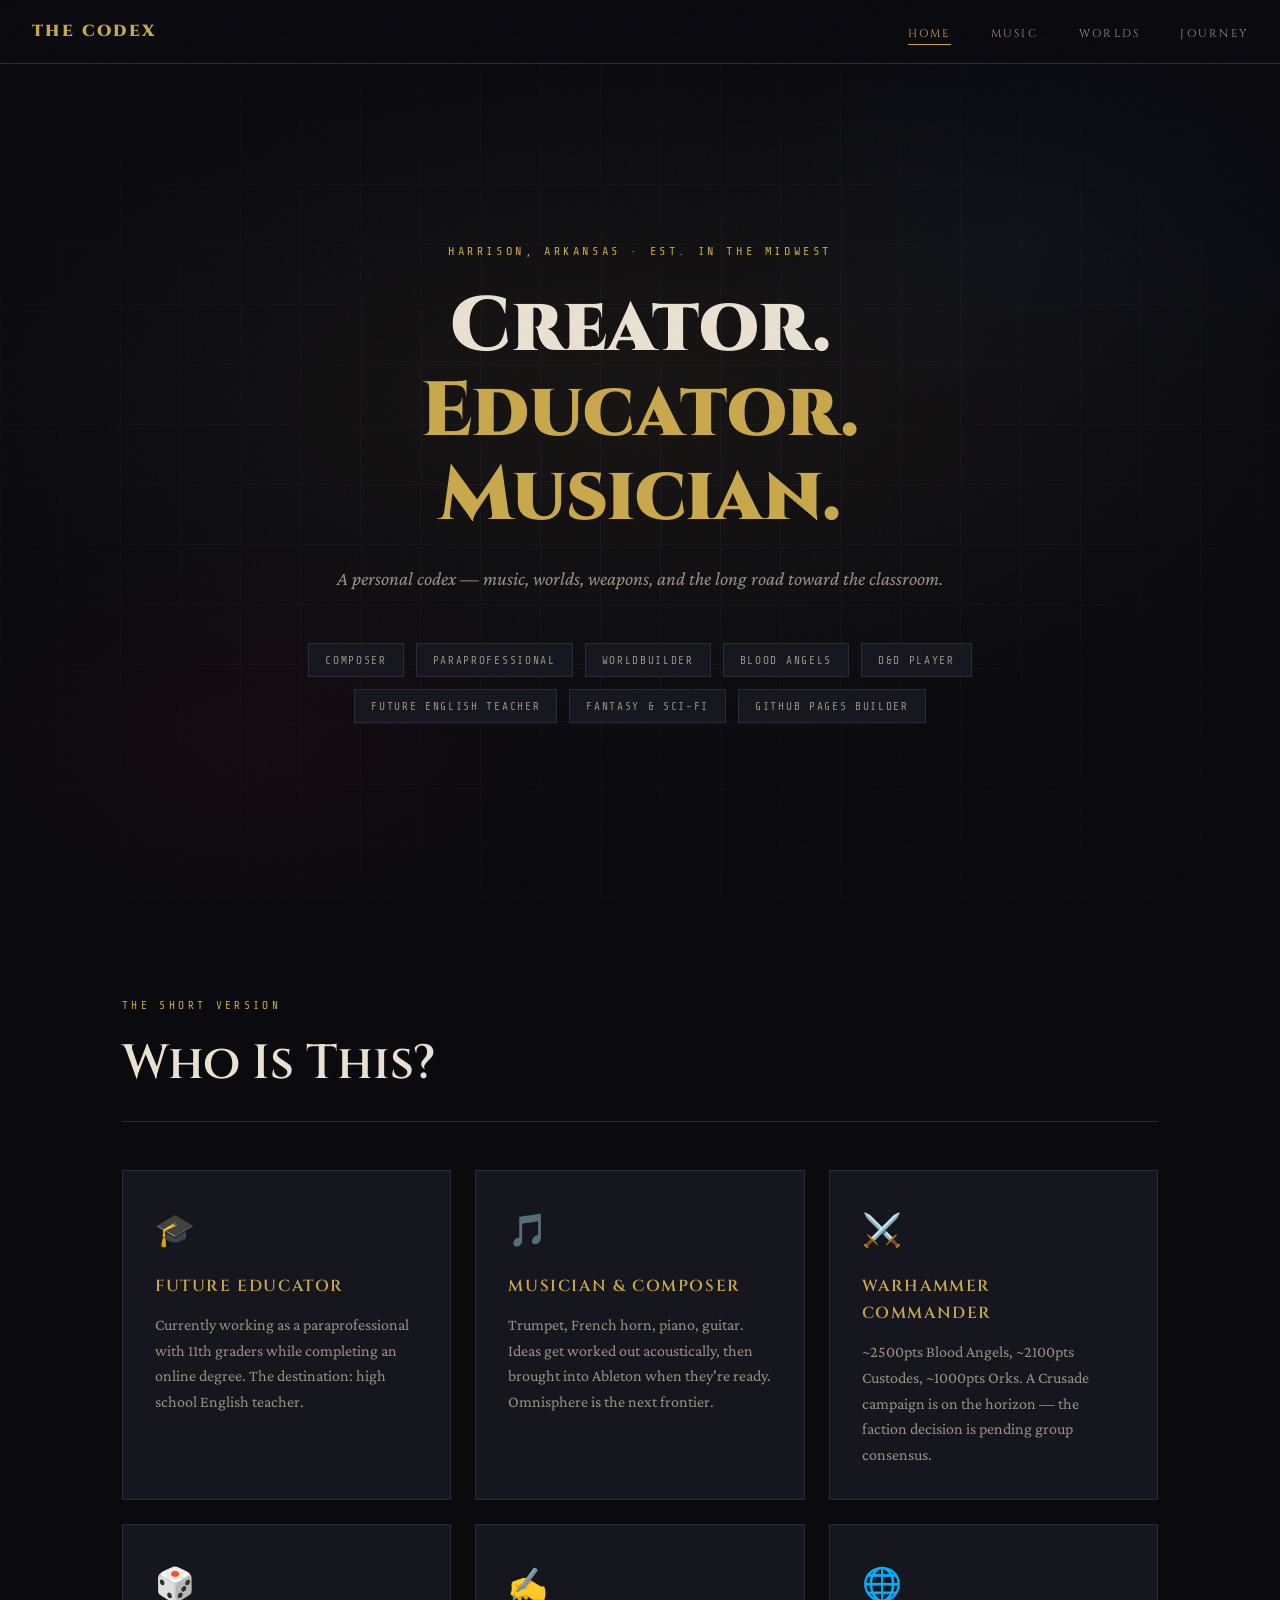
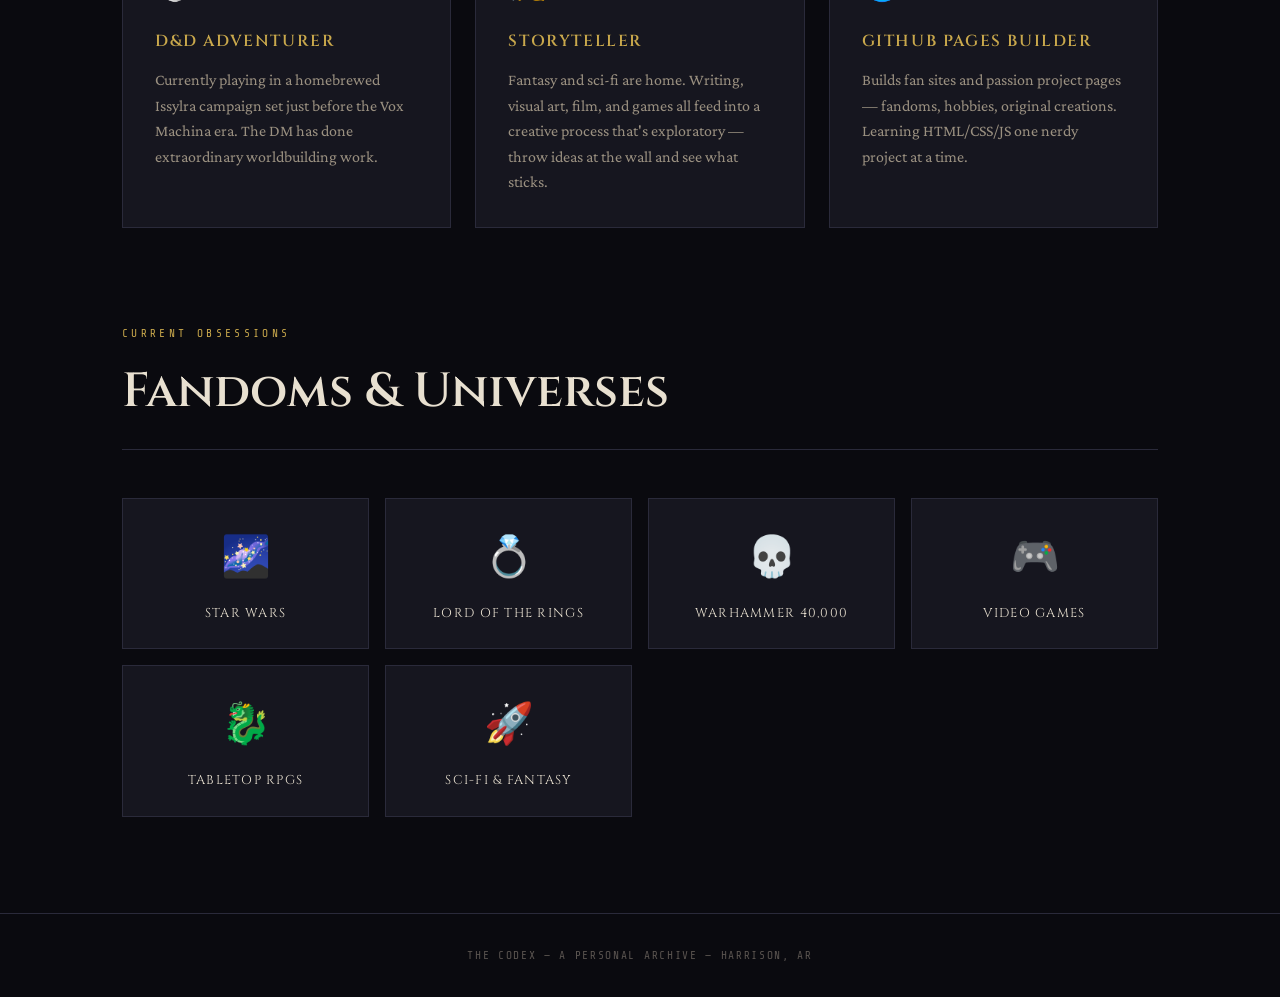
<file: index.html>
<!DOCTYPE html>
<html lang="en">
<head>
  <meta charset="UTF-8" />
  <meta name="viewport" content="width=device-width, initial-scale=1.0" />
  <title>The Codex — Home</title>
  <link rel="stylesheet" href="assets/css/style.css" />
</head>
<body>

<nav>
  <a class="nav-logo" href="index.html">The Codex</a>
  <ul class="nav-links">
    <li><a href="index.html">Home</a></li>
    <li><a href="music.html">Music</a></li>
    <li><a href="worlds.html">Worlds</a></li>
    <li><a href="journey.html">Journey</a></li>
  </ul>
</nav>

<div class="page">

  <!-- Hero -->
  <section class="hero">
    <div class="hero-bg"></div>
    <div class="hero-lines"></div>
    <div class="hero-content">
      <p class="hero-eyebrow">Harrison, Arkansas · Est. in the Midwest</p>
      <h1 class="hero-title">
        Creator.<br>
        <span>Educator. Musician.</span>
      </h1>
      <p class="hero-sub">
        A personal codex — music, worlds, weapons, and the long road toward the classroom.
      </p>
      <div class="hero-tags">
        <span class="tag">Composer</span>
        <span class="tag">Paraprofessional</span>
        <span class="tag">Worldbuilder</span>
        <span class="tag">Blood Angels</span>
        <span class="tag">D&amp;D Player</span>
        <span class="tag">Future English Teacher</span>
        <span class="tag">Fantasy &amp; Sci-Fi</span>
        <span class="tag">GitHub Pages Builder</span>
      </div>
    </div>
  </section>

  <!-- About -->
  <section class="section">
    <p class="section-label">The Short Version</p>
    <h2 class="section-title">Who Is This?</h2>
    <div class="card-grid">

      <div class="card fade-in">
        <span class="card-icon">🎓</span>
        <p class="card-title">Future Educator</p>
        <p class="card-body">Currently working as a paraprofessional with 11th graders while completing an online degree. The destination: high school English teacher.</p>
      </div>

      <div class="card fade-in">
        <span class="card-icon">🎵</span>
        <p class="card-title">Musician & Composer</p>
        <p class="card-body">Trumpet, French horn, piano, guitar. Ideas get worked out acoustically, then brought into Ableton when they're ready. Omnisphere is the next frontier.</p>
      </div>

      <div class="card fade-in">
        <span class="card-icon">⚔️</span>
        <p class="card-title">Warhammer Commander</p>
        <p class="card-body">~2500pts Blood Angels, ~2100pts Custodes, ~1000pts Orks. A Crusade campaign is on the horizon — the faction decision is pending group consensus.</p>
      </div>

      <div class="card fade-in">
        <span class="card-icon">🎲</span>
        <p class="card-title">D&amp;D Adventurer</p>
        <p class="card-body">Currently playing in a homebrewed Issylra campaign set just before the Vox Machina era. The DM has done extraordinary worldbuilding work.</p>
      </div>

      <div class="card fade-in">
        <span class="card-icon">✍️</span>
        <p class="card-title">Storyteller</p>
        <p class="card-body">Fantasy and sci-fi are home. Writing, visual art, film, and games all feed into a creative process that's exploratory — throw ideas at the wall and see what sticks.</p>
      </div>

      <div class="card fade-in">
        <span class="card-icon">🌐</span>
        <p class="card-title">GitHub Pages Builder</p>
        <p class="card-body">Builds fan sites and passion project pages — fandoms, hobbies, original creations. Learning HTML/CSS/JS one nerdy project at a time.</p>
      </div>

    </div>
  </section>

  <!-- Fandoms -->
  <section class="section" style="padding-top:0">
    <p class="section-label">Current Obsessions</p>
    <h2 class="section-title">Fandoms &amp; Universes</h2>
    <div class="fandom-grid">
      <div class="fandom-card fade-in">
        <span class="fandom-icon">🌌</span>
        <p class="fandom-name">Star Wars</p>
      </div>
      <div class="fandom-card fade-in">
        <span class="fandom-icon">💍</span>
        <p class="fandom-name">Lord of the Rings</p>
      </div>
      <div class="fandom-card fade-in">
        <span class="fandom-icon">💀</span>
        <p class="fandom-name">Warhammer 40,000</p>
      </div>
      <div class="fandom-card fade-in">
        <span class="fandom-icon">🎮</span>
        <p class="fandom-name">Video Games</p>
      </div>
      <div class="fandom-card fade-in">
        <span class="fandom-icon">🐉</span>
        <p class="fandom-name">Tabletop RPGs</p>
      </div>
      <div class="fandom-card fade-in">
        <span class="fandom-icon">🚀</span>
        <p class="fandom-name">Sci-Fi &amp; Fantasy</p>
      </div>
    </div>
  </section>

</div>

<footer>
  <p>The Codex &mdash; A Personal Archive &mdash; Harrison, AR</p>
</footer>

<script src="assets/js/main.js"></script>
</body>
</html>
</file>
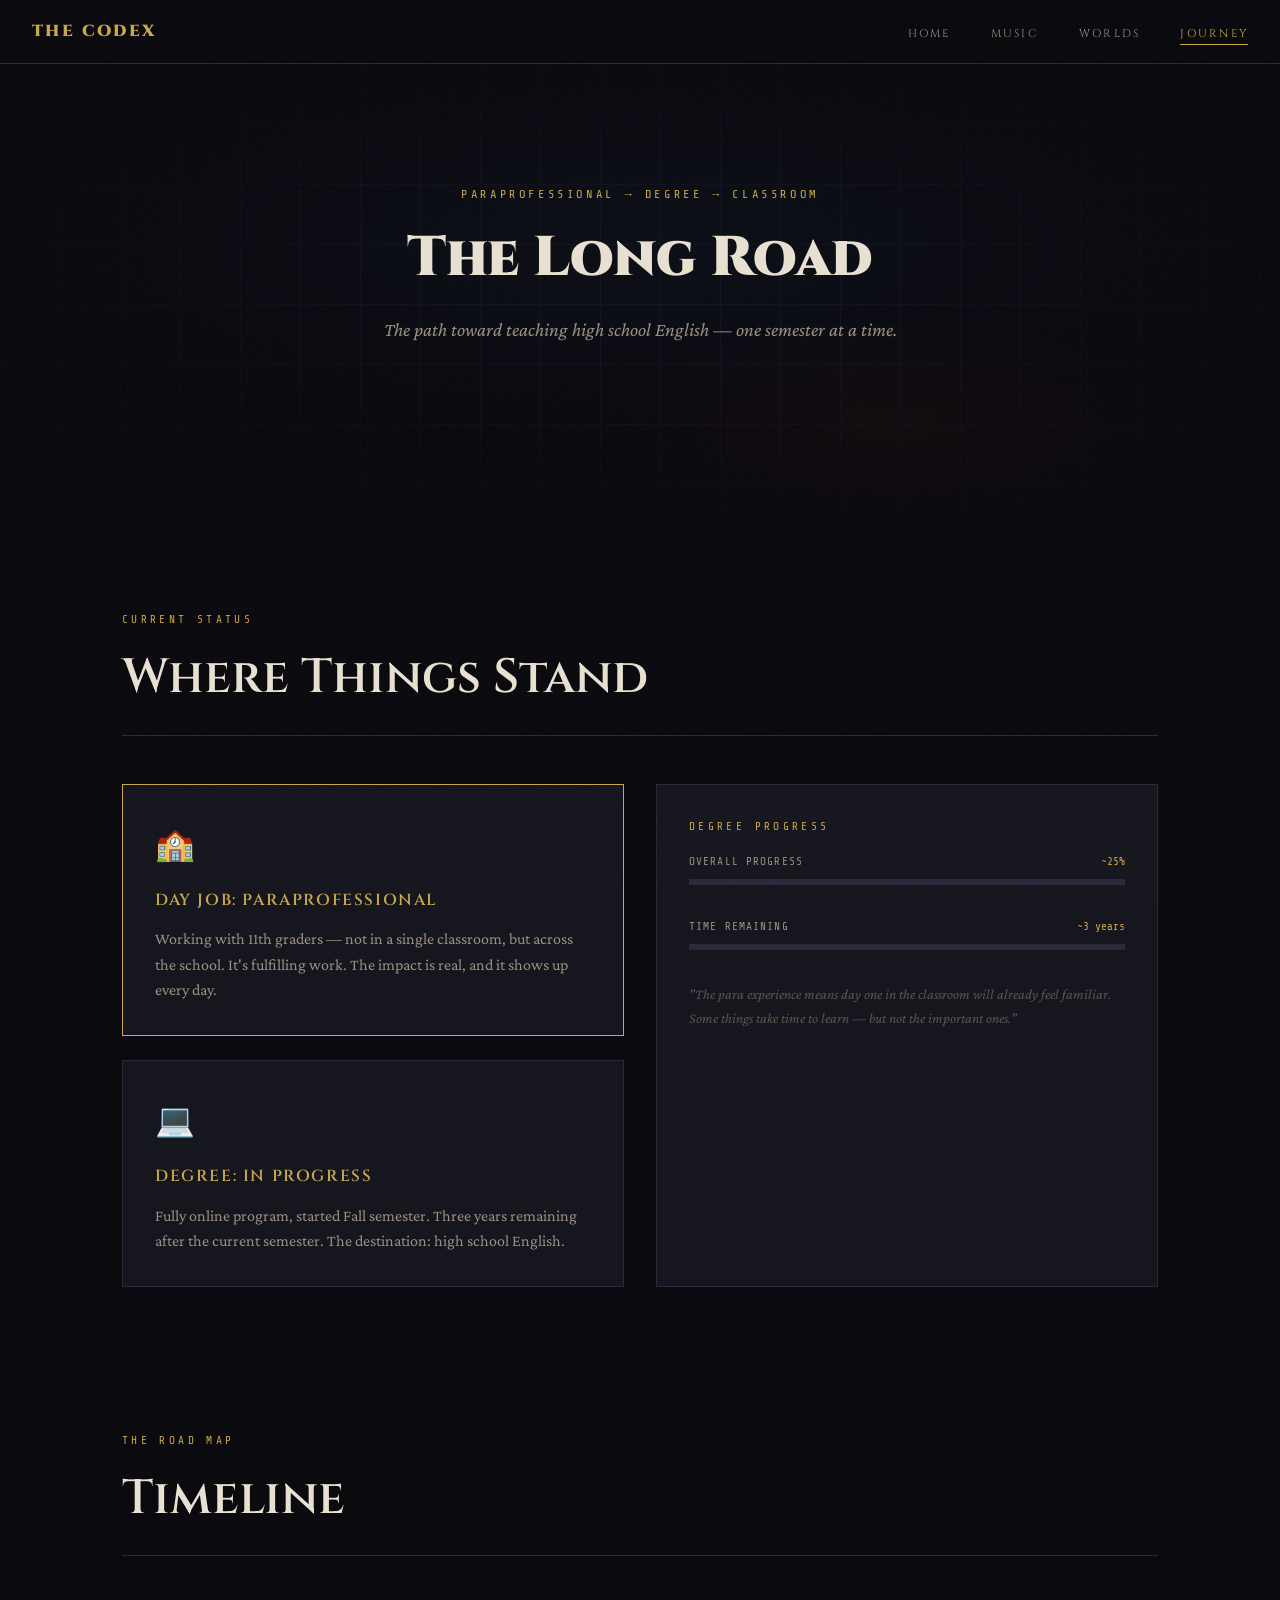
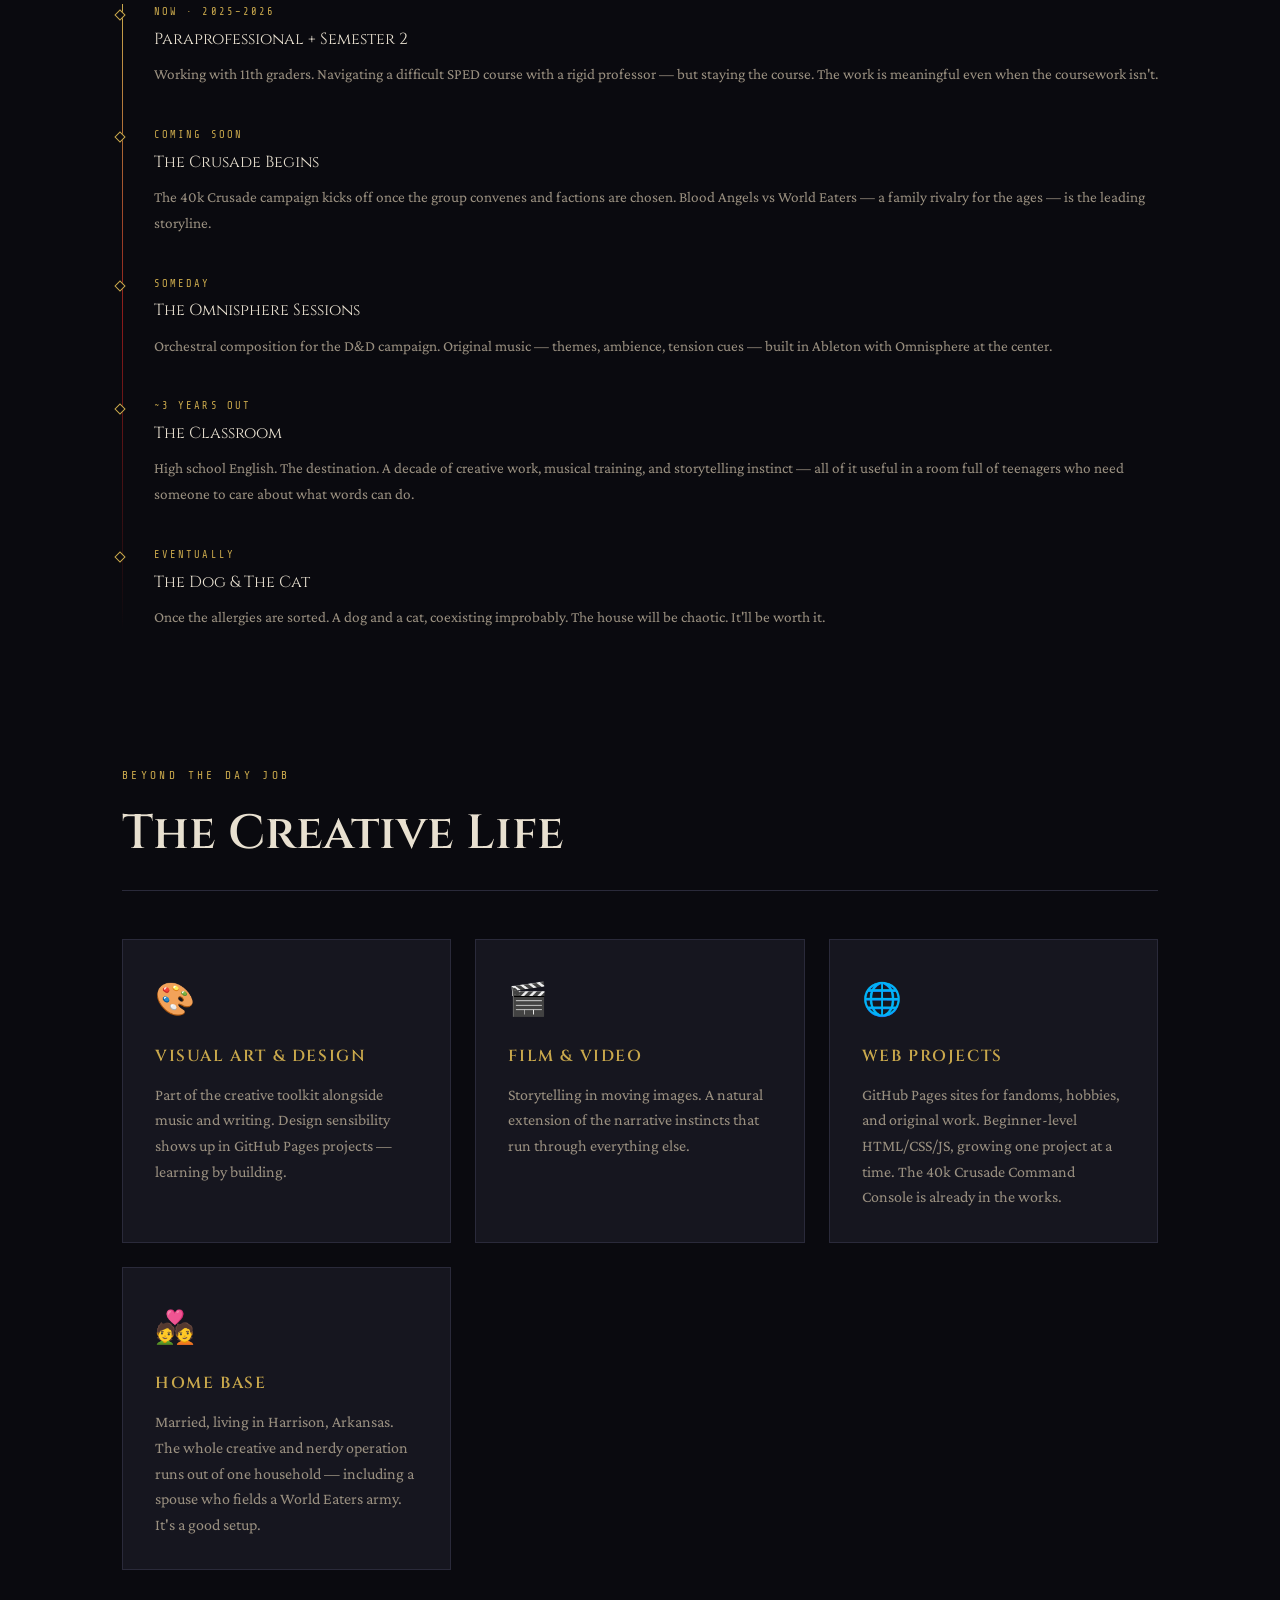
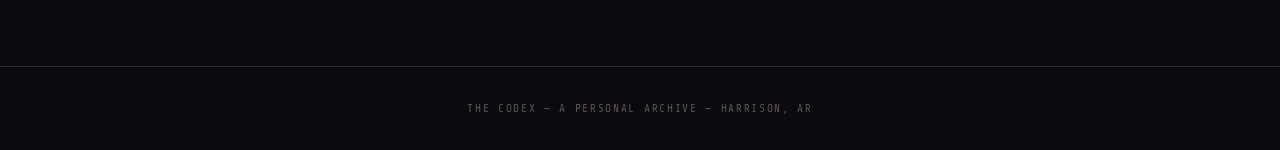
<file: journey.html>
<!DOCTYPE html>
<html lang="en">
<head>
  <meta charset="UTF-8" />
  <meta name="viewport" content="width=device-width, initial-scale=1.0" />
  <title>The Codex — Journey</title>
  <link rel="stylesheet" href="assets/css/style.css" />
</head>
<body>

<nav>
  <a class="nav-logo" href="index.html">The Codex</a>
  <ul class="nav-links">
    <li><a href="index.html">Home</a></li>
    <li><a href="music.html">Music</a></li>
    <li><a href="worlds.html">Worlds</a></li>
    <li><a href="journey.html">Journey</a></li>
  </ul>
</nav>

<div class="page">

  <!-- Hero -->
  <section class="hero hero--journey" style="min-height: 50vh;">
    <div class="hero-bg"></div>
    <div class="hero-lines"></div>
    <div class="hero-content">
      <p class="hero-eyebrow">Paraprofessional → Degree → Classroom</p>
      <h1 class="hero-title" style="font-size: clamp(2rem,5vw,3.5rem);">The Long Road</h1>
      <p class="hero-sub">The path toward teaching high school English — one semester at a time.</p>
    </div>
  </section>

  <!-- Current status -->
  <section class="section">
    <p class="section-label">Current Status</p>
    <h2 class="section-title">Where Things Stand</h2>

    <div style="display: grid; grid-template-columns: 1fr 1fr; gap: 2rem; margin-bottom: 3rem;">
      <div>
        <div class="card fade-in" style="margin-bottom: 1.5rem; border-color: var(--accent-gold);">
          <span class="card-icon">🏫</span>
          <p class="card-title">Day Job: Paraprofessional</p>
          <p class="card-body">Working with 11th graders — not in a single classroom, but across the school. It's fulfilling work. The impact is real, and it shows up every day.</p>
        </div>
        <div class="card fade-in">
          <span class="card-icon">💻</span>
          <p class="card-title">Degree: In Progress</p>
          <p class="card-body">Fully online program, started Fall semester. Three years remaining after the current semester. The destination: high school English.</p>
        </div>
      </div>

      <div class="fade-in">
        <div style="background: var(--bg-card); border: 1px solid var(--border); padding: 2rem; height: 100%;">
          <p class="section-label" style="margin-bottom: 1rem;">Degree Progress</p>

          <div style="margin-bottom: 2rem;">
            <div style="display: flex; justify-content: space-between; margin-bottom: 0.5rem;">
              <span style="font-family: var(--font-mono); font-size: 0.7rem; color: var(--text-secondary); letter-spacing: 0.1em;">OVERALL PROGRESS</span>
              <span style="font-family: var(--font-mono); font-size: 0.7rem; color: var(--accent-gold);">~25%</span>
            </div>
            <div class="bar-track" style="height: 6px;">
              <div class="bar-fill" data-width="25%" style="background: linear-gradient(90deg, var(--accent-blue), var(--accent-gold));"></div>
            </div>
          </div>

          <div style="margin-bottom: 2rem;">
            <div style="display: flex; justify-content: space-between; margin-bottom: 0.5rem;">
              <span style="font-family: var(--font-mono); font-size: 0.7rem; color: var(--text-secondary); letter-spacing: 0.1em;">TIME REMAINING</span>
              <span style="font-family: var(--font-mono); font-size: 0.7rem; color: var(--accent-gold);">~3 years</span>
            </div>
            <div class="bar-track" style="height: 6px;">
              <div class="bar-fill" data-width="75%" style="background: linear-gradient(90deg, var(--accent-red), var(--accent-gold));"></div>
            </div>
          </div>

          <p style="font-family: var(--font-body); font-style: italic; color: var(--text-muted); font-size: 0.9rem; margin-top: 1.5rem;">
            "The para experience means day one in the classroom will already feel familiar. Some things take time to learn — but not the important ones."
          </p>
        </div>
      </div>
    </div>
  </section>

  <!-- Timeline -->
  <section class="section" style="padding-top: 0;">
    <p class="section-label">The Road Map</p>
    <h2 class="section-title">Timeline</h2>

    <div class="timeline">
      <div class="timeline-item">
        <p class="timeline-date">Now · 2025–2026</p>
        <p class="timeline-title">Paraprofessional + Semester 2</p>
        <p class="timeline-desc">Working with 11th graders. Navigating a difficult SPED course with a rigid professor — but staying the course. The work is meaningful even when the coursework isn't.</p>
      </div>

      <div class="timeline-item">
        <p class="timeline-date">Coming Soon</p>
        <p class="timeline-title">The Crusade Begins</p>
        <p class="timeline-desc">The 40k Crusade campaign kicks off once the group convenes and factions are chosen. Blood Angels vs World Eaters — a family rivalry for the ages — is the leading storyline.</p>
      </div>

      <div class="timeline-item">
        <p class="timeline-date">Someday</p>
        <p class="timeline-title">The Omnisphere Sessions</p>
        <p class="timeline-desc">Orchestral composition for the D&D campaign. Original music — themes, ambience, tension cues — built in Ableton with Omnisphere at the center.</p>
      </div>

      <div class="timeline-item">
        <p class="timeline-date">~3 Years Out</p>
        <p class="timeline-title">The Classroom</p>
        <p class="timeline-desc">High school English. The destination. A decade of creative work, musical training, and storytelling instinct — all of it useful in a room full of teenagers who need someone to care about what words can do.</p>
      </div>

      <div class="timeline-item">
        <p class="timeline-date">Eventually</p>
        <p class="timeline-title">The Dog & The Cat</p>
        <p class="timeline-desc">Once the allergies are sorted. A dog and a cat, coexisting improbably. The house will be chaotic. It'll be worth it.</p>
      </div>
    </div>
  </section>

  <!-- Creative life -->
  <section class="section" style="padding-top: 0;">
    <p class="section-label">Beyond the Day Job</p>
    <h2 class="section-title">The Creative Life</h2>
    <div class="card-grid">

      <div class="card fade-in">
        <span class="card-icon">🎨</span>
        <p class="card-title">Visual Art & Design</p>
        <p class="card-body">Part of the creative toolkit alongside music and writing. Design sensibility shows up in GitHub Pages projects — learning by building.</p>
      </div>

      <div class="card fade-in">
        <span class="card-icon">🎬</span>
        <p class="card-title">Film & Video</p>
        <p class="card-body">Storytelling in moving images. A natural extension of the narrative instincts that run through everything else.</p>
      </div>

      <div class="card fade-in">
        <span class="card-icon">🌐</span>
        <p class="card-title">Web Projects</p>
        <p class="card-body">GitHub Pages sites for fandoms, hobbies, and original work. Beginner-level HTML/CSS/JS, growing one project at a time. The 40k Crusade Command Console is already in the works.</p>
      </div>

      <div class="card fade-in">
        <span class="card-icon">💑</span>
        <p class="card-title">Home Base</p>
        <p class="card-body">Married, living in Harrison, Arkansas. The whole creative and nerdy operation runs out of one household — including a spouse who fields a World Eaters army. It's a good setup.</p>
      </div>

    </div>
  </section>

</div>

<footer>
  <p>The Codex &mdash; A Personal Archive &mdash; Harrison, AR</p>
</footer>

<script src="assets/js/main.js"></script>
</body>
</html>
</file>
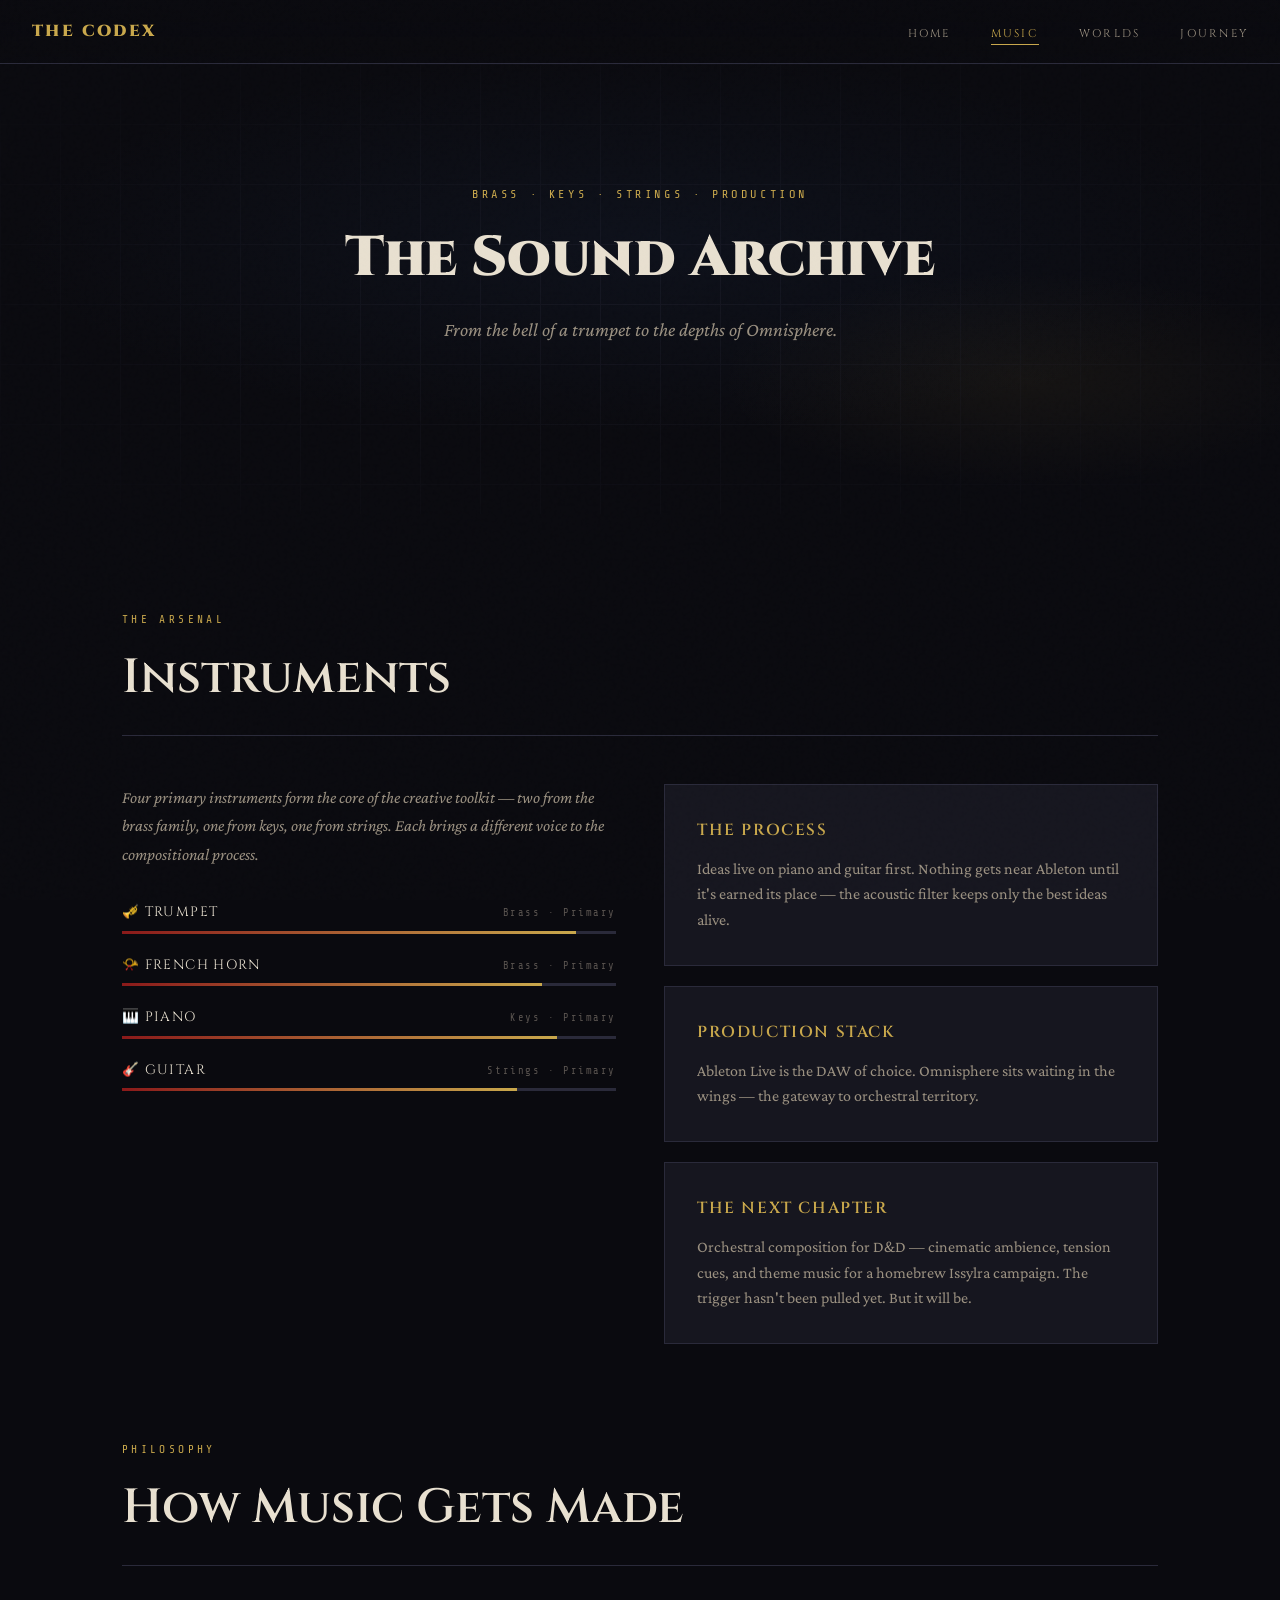
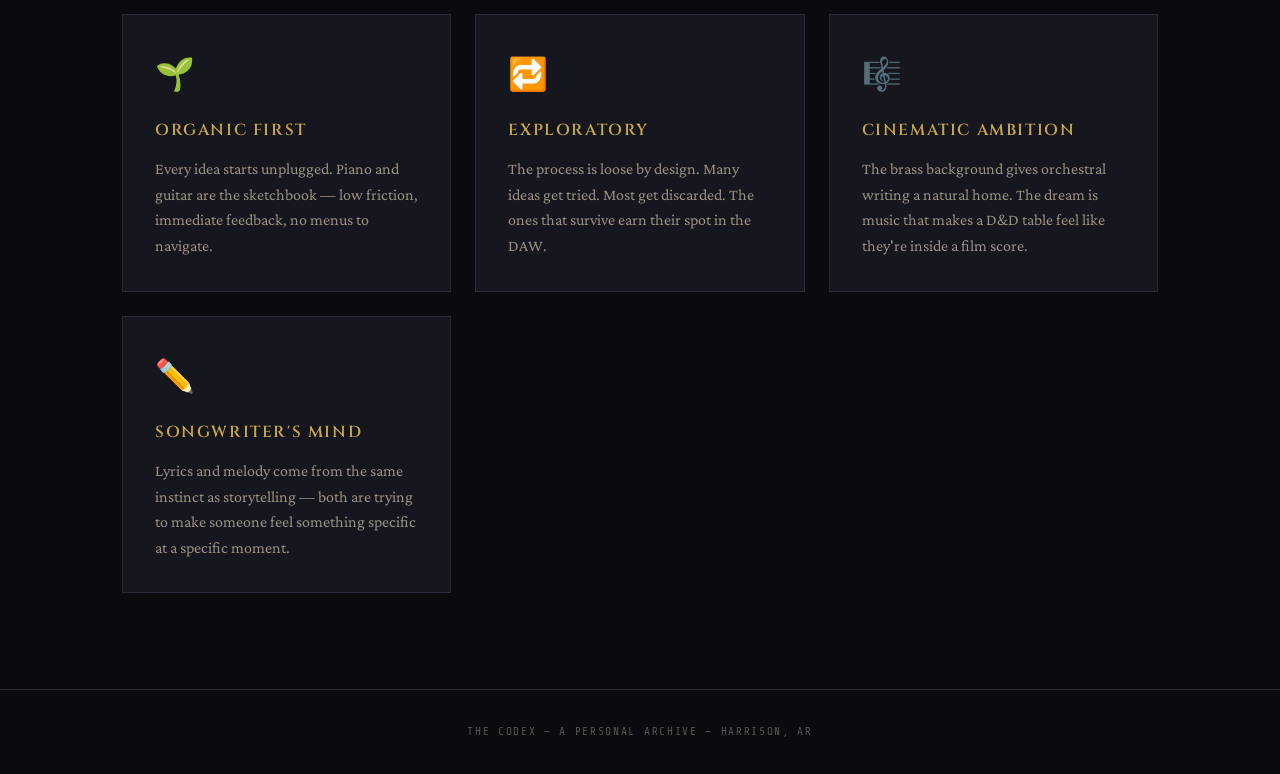
<file: music.html>
<!DOCTYPE html>
<html lang="en">
<head>
  <meta charset="UTF-8" />
  <meta name="viewport" content="width=device-width, initial-scale=1.0" />
  <title>The Codex — Music</title>
  <link rel="stylesheet" href="assets/css/style.css" />
</head>
<body>

<nav>
  <a class="nav-logo" href="index.html">The Codex</a>
  <ul class="nav-links">
    <li><a href="index.html">Home</a></li>
    <li><a href="music.html">Music</a></li>
    <li><a href="worlds.html">Worlds</a></li>
    <li><a href="journey.html">Journey</a></li>
  </ul>
</nav>

<div class="page">

  <!-- Hero -->
  <section class="hero hero--music" style="min-height: 50vh;">
    <div class="hero-bg"></div>
    <div class="hero-lines"></div>
    <div class="hero-content">
      <p class="hero-eyebrow">Brass · Keys · Strings · Production</p>
      <h1 class="hero-title" style="font-size: clamp(2rem,5vw,3.5rem);">The Sound Archive</h1>
      <p class="hero-sub">From the bell of a trumpet to the depths of Omnisphere.</p>
    </div>
  </section>

  <!-- Instruments -->
  <section class="section">
    <p class="section-label">The Arsenal</p>
    <h2 class="section-title">Instruments</h2>
    <div style="display: grid; grid-template-columns: 1fr 1fr; gap: 3rem;">

      <div class="fade-in">
        <p style="font-family: var(--font-body); font-style: italic; color: var(--text-secondary); margin-bottom: 2rem; font-size: 1.05rem;">
          Four primary instruments form the core of the creative toolkit — two from the brass family, 
          one from keys, one from strings. Each brings a different voice to the compositional process.
        </p>
        <div class="instrument-list">
          <div class="instrument-item">
            <div class="instrument-header">
              <span class="instrument-name">🎺 Trumpet</span>
              <span class="instrument-label">Brass · Primary</span>
            </div>
            <div class="bar-track"><div class="bar-fill" data-width="92%"></div></div>
          </div>
          <div class="instrument-item">
            <div class="instrument-header">
              <span class="instrument-name">📯 French Horn</span>
              <span class="instrument-label">Brass · Primary</span>
            </div>
            <div class="bar-track"><div class="bar-fill" data-width="85%"></div></div>
          </div>
          <div class="instrument-item">
            <div class="instrument-header">
              <span class="instrument-name">🎹 Piano</span>
              <span class="instrument-label">Keys · Primary</span>
            </div>
            <div class="bar-track"><div class="bar-fill" data-width="88%"></div></div>
          </div>
          <div class="instrument-item">
            <div class="instrument-header">
              <span class="instrument-name">🎸 Guitar</span>
              <span class="instrument-label">Strings · Primary</span>
            </div>
            <div class="bar-track"><div class="bar-fill" data-width="80%"></div></div>
          </div>
        </div>
      </div>

      <div class="fade-in" style="display: flex; flex-direction: column; gap: 1.25rem;">
        <div class="card">
          <p class="card-title">The Process</p>
          <p class="card-body">Ideas live on piano and guitar first. Nothing gets near Ableton until it's earned its place — the acoustic filter keeps only the best ideas alive.</p>
        </div>
        <div class="card">
          <p class="card-title">Production Stack</p>
          <p class="card-body">Ableton Live is the DAW of choice. Omnisphere sits waiting in the wings — the gateway to orchestral territory.</p>
        </div>
        <div class="card">
          <p class="card-title">The Next Chapter</p>
          <p class="card-body">Orchestral composition for D&D — cinematic ambience, tension cues, and theme music for a homebrew Issylra campaign. The trigger hasn't been pulled yet. But it will be.</p>
        </div>
      </div>

    </div>
  </section>

  <!-- Creative philosophy -->
  <section class="section" style="padding-top: 0;">
    <p class="section-label">Philosophy</p>
    <h2 class="section-title">How Music Gets Made</h2>
    <div class="card-grid">

      <div class="card fade-in">
        <span class="card-icon">🌱</span>
        <p class="card-title">Organic First</p>
        <p class="card-body">Every idea starts unplugged. Piano and guitar are the sketchbook — low friction, immediate feedback, no menus to navigate.</p>
      </div>

      <div class="card fade-in">
        <span class="card-icon">🔁</span>
        <p class="card-title">Exploratory</p>
        <p class="card-body">The process is loose by design. Many ideas get tried. Most get discarded. The ones that survive earn their spot in the DAW.</p>
      </div>

      <div class="card fade-in">
        <span class="card-icon">🎼</span>
        <p class="card-title">Cinematic Ambition</p>
        <p class="card-body">The brass background gives orchestral writing a natural home. The dream is music that makes a D&D table feel like they're inside a film score.</p>
      </div>

      <div class="card fade-in">
        <span class="card-icon">✏️</span>
        <p class="card-title">Songwriter's Mind</p>
        <p class="card-body">Lyrics and melody come from the same instinct as storytelling — both are trying to make someone feel something specific at a specific moment.</p>
      </div>

    </div>
  </section>

</div>

<footer>
  <p>The Codex &mdash; A Personal Archive &mdash; Harrison, AR</p>
</footer>

<script src="assets/js/main.js"></script>
</body>
</html>
</file>
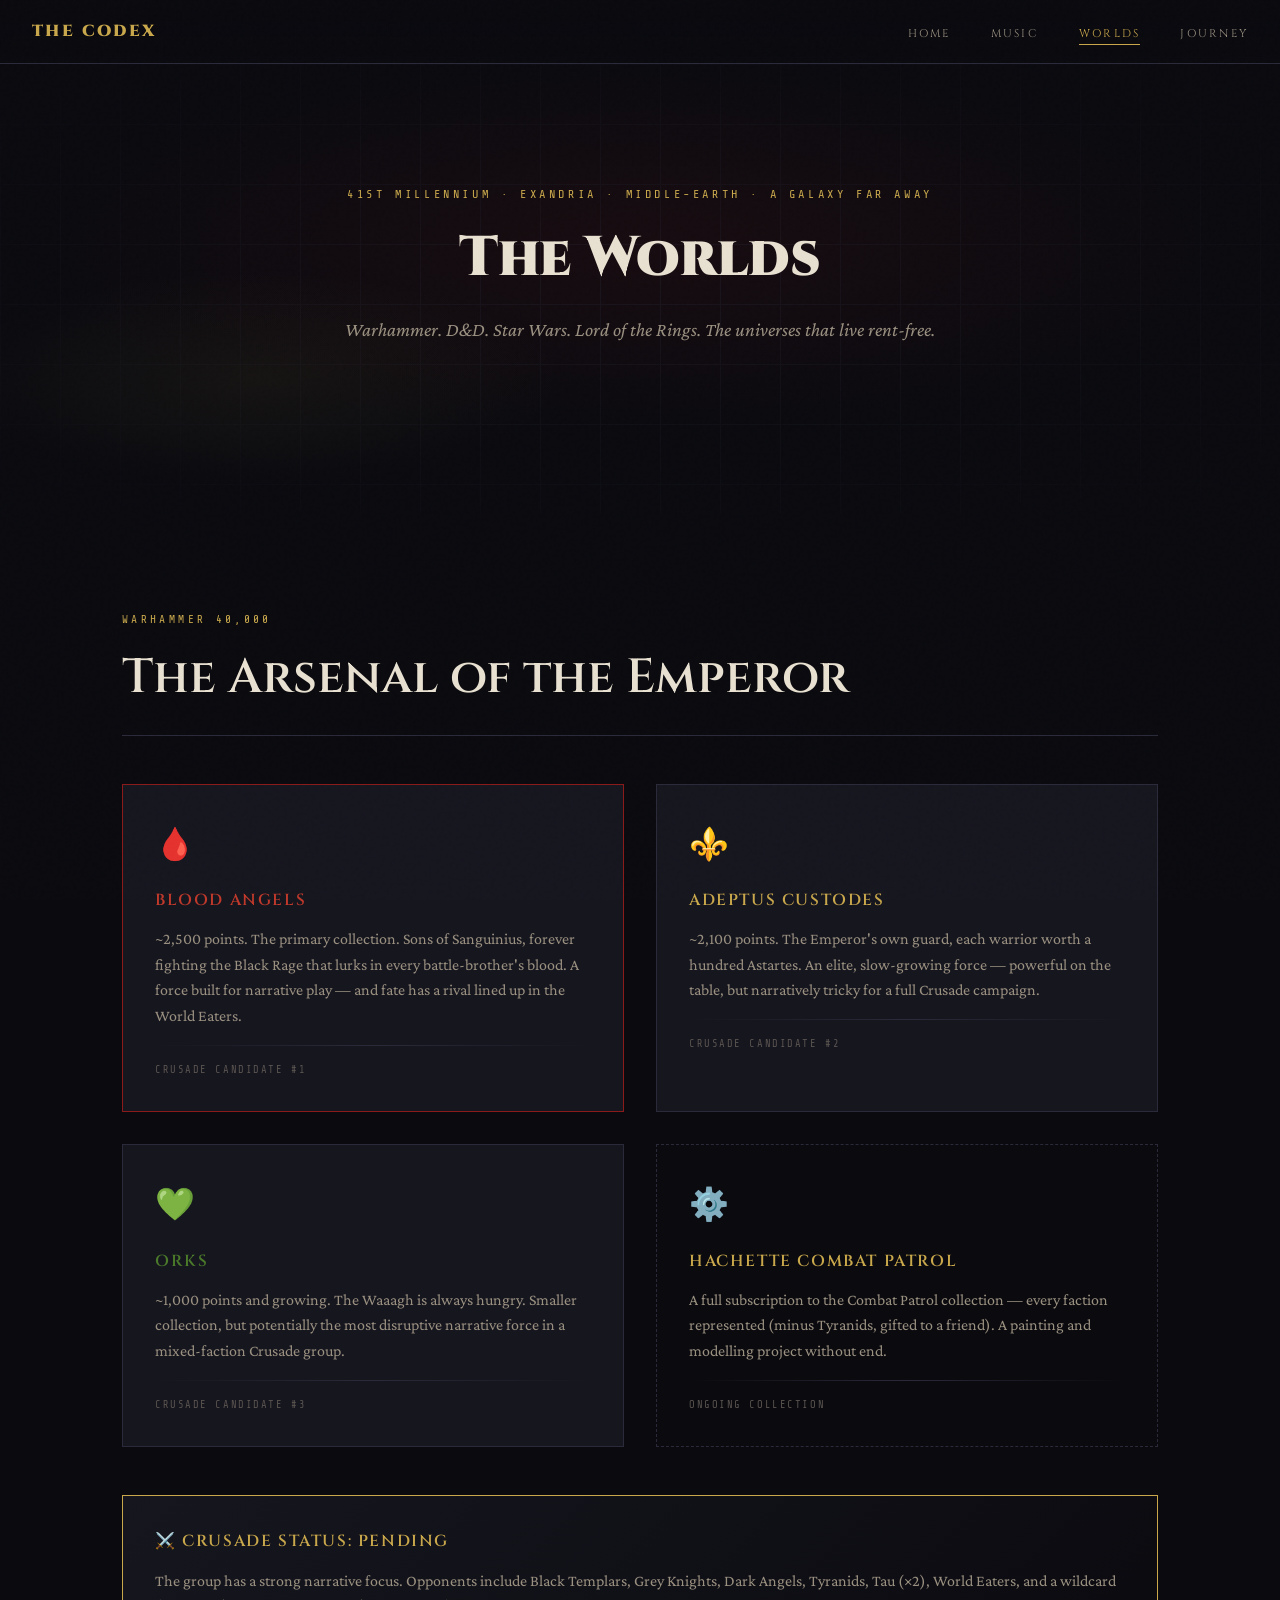
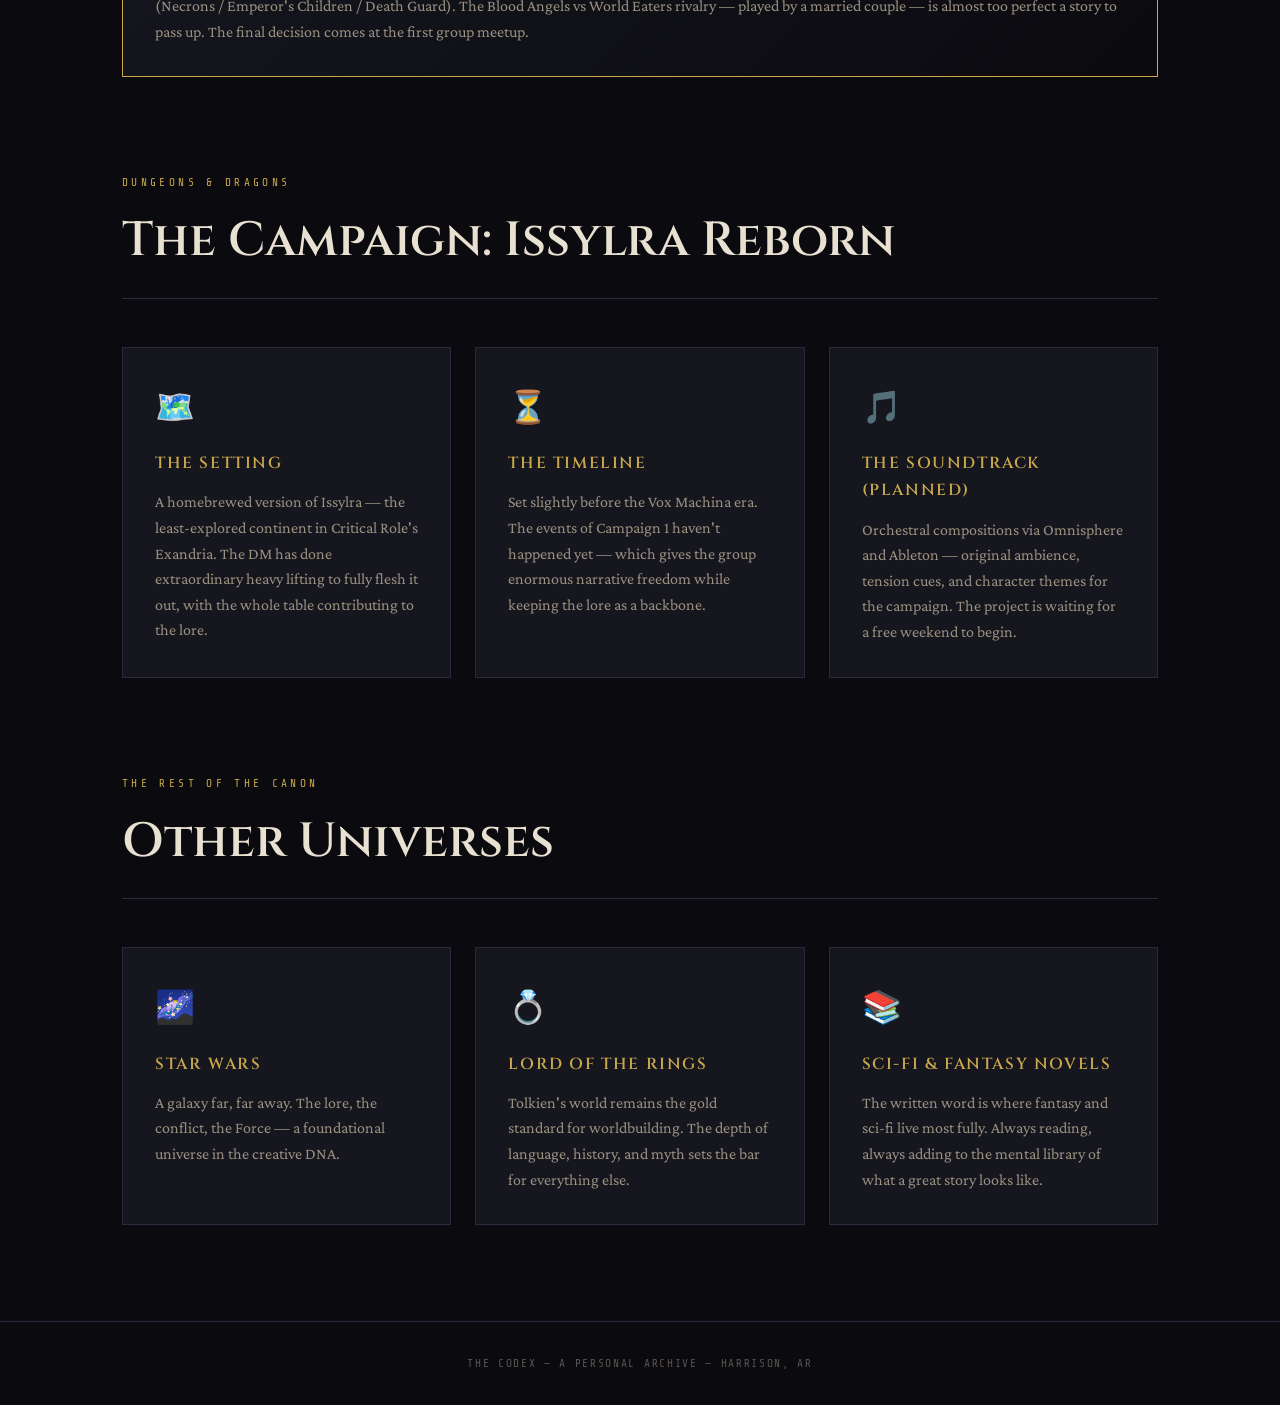
<file: worlds.html>
<!DOCTYPE html>
<html lang="en">
<head>
  <meta charset="UTF-8" />
  <meta name="viewport" content="width=device-width, initial-scale=1.0" />
  <title>The Codex — Worlds</title>
  <link rel="stylesheet" href="assets/css/style.css" />
</head>
<body>

<nav>
  <a class="nav-logo" href="index.html">The Codex</a>
  <ul class="nav-links">
    <li><a href="index.html">Home</a></li>
    <li><a href="music.html">Music</a></li>
    <li><a href="worlds.html">Worlds</a></li>
    <li><a href="journey.html">Journey</a></li>
  </ul>
</nav>

<div class="page">

  <!-- Hero -->
  <section class="hero hero--worlds" style="min-height: 50vh;">
    <div class="hero-bg"></div>
    <div class="hero-lines"></div>
    <div class="hero-content">
      <p class="hero-eyebrow">41st Millennium · Exandria · Middle-earth · A Galaxy Far Away</p>
      <h1 class="hero-title" style="font-size: clamp(2rem,5vw,3.5rem);">The Worlds</h1>
      <p class="hero-sub">Warhammer. D&amp;D. Star Wars. Lord of the Rings. The universes that live rent-free.</p>
    </div>
  </section>

  <!-- 40k -->
  <section class="section">
    <p class="section-label">Warhammer 40,000</p>
    <h2 class="section-title">The Arsenal of the Emperor</h2>

    <div style="display: grid; grid-template-columns: 1fr 1fr; gap: 2rem; margin-bottom: 3rem;">

      <div class="card fade-in" style="border-color: #8b1a1a;">
        <span class="card-icon">🩸</span>
        <p class="card-title" style="color: #c0392b;">Blood Angels</p>
        <p class="card-body">~2,500 points. The primary collection. Sons of Sanguinius, forever fighting the Black Rage that lurks in every battle-brother's blood. A force built for narrative play — and fate has a rival lined up in the World Eaters.</p>
        <div class="divider" style="margin-top: 1rem;"></div>
        <p style="font-family: var(--font-mono); font-size: 0.65rem; letter-spacing: 0.15em; color: var(--text-muted); margin-top: 0.75rem;">CRUSADE CANDIDATE #1</p>
      </div>

      <div class="card fade-in">
        <span class="card-icon">⚜️</span>
        <p class="card-title" style="color: #c9a84c;">Adeptus Custodes</p>
        <p class="card-body">~2,100 points. The Emperor's own guard, each warrior worth a hundred Astartes. An elite, slow-growing force — powerful on the table, but narratively tricky for a full Crusade campaign.</p>
        <div class="divider" style="margin-top: 1rem;"></div>
        <p style="font-family: var(--font-mono); font-size: 0.65rem; letter-spacing: 0.15em; color: var(--text-muted); margin-top: 0.75rem;">CRUSADE CANDIDATE #2</p>
      </div>

      <div class="card fade-in">
        <span class="card-icon">💚</span>
        <p class="card-title" style="color: #4a7a2a;">Orks</p>
        <p class="card-body">~1,000 points and growing. The Waaagh is always hungry. Smaller collection, but potentially the most disruptive narrative force in a mixed-faction Crusade group.</p>
        <div class="divider" style="margin-top: 1rem;"></div>
        <p style="font-family: var(--font-mono); font-size: 0.65rem; letter-spacing: 0.15em; color: var(--text-muted); margin-top: 0.75rem;">CRUSADE CANDIDATE #3</p>
      </div>

      <div class="card fade-in" style="background: var(--bg-deep); border-style: dashed;">
        <span class="card-icon">⚙️</span>
        <p class="card-title">Hachette Combat Patrol</p>
        <p class="card-body">A full subscription to the Combat Patrol collection — every faction represented (minus Tyranids, gifted to a friend). A painting and modelling project without end.</p>
        <div class="divider" style="margin-top: 1rem;"></div>
        <p style="font-family: var(--font-mono); font-size: 0.65rem; letter-spacing: 0.15em; color: var(--text-muted); margin-top: 0.75rem;">ONGOING COLLECTION</p>
      </div>

    </div>

    <!-- Crusade Status -->
    <div class="card fade-in" style="border-color: var(--accent-gold); background: linear-gradient(135deg, var(--bg-card), var(--bg-deep));">
      <p class="card-title">⚔️ Crusade Status: Pending</p>
      <p class="card-body">
        The group has a strong narrative focus. Opponents include Black Templars, Grey Knights, Dark Angels, Tyranids, Tau (×2), World Eaters, and a wildcard (Necrons / Emperor's Children / Death Guard). 
        The Blood Angels vs World Eaters rivalry — played by a married couple — is almost too perfect a story to pass up. 
        The final decision comes at the first group meetup.
      </p>
    </div>
  </section>

  <!-- D&D -->
  <section class="section" style="padding-top: 0;">
    <p class="section-label">Dungeons & Dragons</p>
    <h2 class="section-title">The Campaign: Issylra Reborn</h2>

    <div class="card-grid">
      <div class="card fade-in">
        <span class="card-icon">🗺️</span>
        <p class="card-title">The Setting</p>
        <p class="card-body">A homebrewed version of Issylra — the least-explored continent in Critical Role's Exandria. The DM has done extraordinary heavy lifting to fully flesh it out, with the whole table contributing to the lore.</p>
      </div>

      <div class="card fade-in">
        <span class="card-icon">⏳</span>
        <p class="card-title">The Timeline</p>
        <p class="card-body">Set slightly before the Vox Machina era. The events of Campaign 1 haven't happened yet — which gives the group enormous narrative freedom while keeping the lore as a backbone.</p>
      </div>

      <div class="card fade-in">
        <span class="card-icon">🎵</span>
        <p class="card-title">The Soundtrack (Planned)</p>
        <p class="card-body">Orchestral compositions via Omnisphere and Ableton — original ambience, tension cues, and character themes for the campaign. The project is waiting for a free weekend to begin.</p>
      </div>
    </div>
  </section>

  <!-- Other universes -->
  <section class="section" style="padding-top: 0;">
    <p class="section-label">The Rest of the Canon</p>
    <h2 class="section-title">Other Universes</h2>
    <div class="card-grid">
      <div class="card fade-in">
        <span class="card-icon">🌌</span>
        <p class="card-title">Star Wars</p>
        <p class="card-body">A galaxy far, far away. The lore, the conflict, the Force — a foundational universe in the creative DNA.</p>
      </div>
      <div class="card fade-in">
        <span class="card-icon">💍</span>
        <p class="card-title">Lord of the Rings</p>
        <p class="card-body">Tolkien's world remains the gold standard for worldbuilding. The depth of language, history, and myth sets the bar for everything else.</p>
      </div>
      <div class="card fade-in">
        <span class="card-icon">📚</span>
        <p class="card-title">Sci-Fi &amp; Fantasy Novels</p>
        <p class="card-body">The written word is where fantasy and sci-fi live most fully. Always reading, always adding to the mental library of what a great story looks like.</p>
      </div>
    </div>
  </section>

</div>

<footer>
  <p>The Codex &mdash; A Personal Archive &mdash; Harrison, AR</p>
</footer>

<script src="assets/js/main.js"></script>
</body>
</html>
</file>
<file: assets/css/style.css>
@import url('https://fonts.googleapis.com/css2?family=Cinzel:wght@400;600;900&family=Crimson+Pro:ital,wght@0,300;0,400;0,600;1,300;1,400&family=Share+Tech+Mono&display=swap');

:root {
  --bg-deep:       #0a0a0f;
  --bg-mid:        #111118;
  --bg-card:       #16161f;
  --border:        #2a2a3a;
  --accent-gold:   #c9a84c;
  --accent-red:    #8b1a1a;
  --accent-blue:   #2a4a7f;
  --accent-glow:   #c9a84c44;
  --text-primary:  #e8e0d0;
  --text-secondary:#9a9080;
  --text-muted:    #5a5450;
  --font-display:  'Cinzel', serif;
  --font-body:     'Crimson Pro', serif;
  --font-mono:     'Share Tech Mono', monospace;
}

*, *::before, *::after { box-sizing: border-box; margin: 0; padding: 0; }

html { scroll-behavior: smooth; }

body {
  background: var(--bg-deep);
  color: var(--text-primary);
  font-family: var(--font-body);
  font-size: 1.1rem;
  line-height: 1.7;
  min-height: 100vh;
  overflow-x: hidden;
}

/* ── Noise overlay ── */
body::before {
  content: '';
  position: fixed;
  inset: 0;
  background-image: url("data:image/svg+xml,%3Csvg viewBox='0 0 256 256' xmlns='http://www.w3.org/2000/svg'%3E%3Cfilter id='noise'%3E%3CfeTurbulence type='fractalNoise' baseFrequency='0.9' numOctaves='4' stitchTiles='stitch'/%3E%3C/filter%3E%3Crect width='100%25' height='100%25' filter='url(%23noise)' opacity='0.04'/%3E%3C/svg%3E");
  pointer-events: none;
  z-index: 9999;
  opacity: 0.4;
}

/* ── Navigation ── */
nav {
  position: fixed;
  top: 0; left: 0; right: 0;
  z-index: 100;
  background: linear-gradient(180deg, rgba(10,10,15,0.98) 0%, rgba(10,10,15,0.85) 100%);
  backdrop-filter: blur(12px);
  border-bottom: 1px solid var(--border);
  padding: 0 2rem;
  height: 64px;
  display: flex;
  align-items: center;
  justify-content: space-between;
}

.nav-logo {
  font-family: var(--font-display);
  font-size: 1rem;
  font-weight: 900;
  color: var(--accent-gold);
  letter-spacing: 0.15em;
  text-decoration: none;
  text-transform: uppercase;
}

.nav-links {
  display: flex;
  gap: 2.5rem;
  list-style: none;
}

.nav-links a {
  font-family: var(--font-display);
  font-size: 0.7rem;
  letter-spacing: 0.2em;
  text-transform: uppercase;
  color: var(--text-secondary);
  text-decoration: none;
  transition: color 0.3s;
  position: relative;
}

.nav-links a::after {
  content: '';
  position: absolute;
  bottom: -4px; left: 0; right: 0;
  height: 1px;
  background: var(--accent-gold);
  transform: scaleX(0);
  transition: transform 0.3s;
}

.nav-links a:hover { color: var(--accent-gold); }
.nav-links a:hover::after,
.nav-links a.active::after { transform: scaleX(1); }
.nav-links a.active { color: var(--accent-gold); }

/* ── Page wrapper ── */
.page { padding-top: 64px; min-height: 100vh; }

/* ── Hero ── */
.hero {
  position: relative;
  min-height: calc(100vh - 64px);
  display: flex;
  align-items: center;
  justify-content: center;
  text-align: center;
  overflow: hidden;
  padding: 4rem 2rem;
}

.hero-bg {
  position: absolute;
  inset: 0;
  background:
    radial-gradient(ellipse 80% 60% at 50% 40%, rgba(201,168,76,0.07) 0%, transparent 70%),
    radial-gradient(ellipse 40% 40% at 20% 80%, rgba(139,26,26,0.08) 0%, transparent 60%),
    radial-gradient(ellipse 40% 40% at 80% 20%, rgba(42,74,127,0.08) 0%, transparent 60%);
}

.hero-lines {
  position: absolute;
  inset: 0;
  background-image:
    linear-gradient(var(--border) 1px, transparent 1px),
    linear-gradient(90deg, var(--border) 1px, transparent 1px);
  background-size: 60px 60px;
  opacity: 0.3;
  mask-image: radial-gradient(ellipse 70% 70% at 50% 50%, black 0%, transparent 100%);
}

.hero-content {
  position: relative;
  z-index: 1;
  max-width: 700px;
}

.hero-eyebrow {
  font-family: var(--font-mono);
  font-size: 0.75rem;
  letter-spacing: 0.3em;
  color: var(--accent-gold);
  text-transform: uppercase;
  margin-bottom: 1.5rem;
  opacity: 0;
  animation: fadeUp 0.8s 0.2s forwards;
}

.hero-title {
  font-family: var(--font-display);
  font-size: clamp(2.5rem, 6vw, 5rem);
  font-weight: 900;
  line-height: 1.1;
  color: var(--text-primary);
  margin-bottom: 1.5rem;
  opacity: 0;
  animation: fadeUp 0.8s 0.4s forwards;
}

.hero-title span {
  color: var(--accent-gold);
  display: block;
}

.hero-sub {
  font-size: 1.2rem;
  color: var(--text-secondary);
  font-style: italic;
  margin-bottom: 3rem;
  opacity: 0;
  animation: fadeUp 0.8s 0.6s forwards;
}

.hero-tags {
  display: flex;
  flex-wrap: wrap;
  gap: 0.75rem;
  justify-content: center;
  opacity: 0;
  animation: fadeUp 0.8s 0.8s forwards;
}

.tag {
  font-family: var(--font-mono);
  font-size: 0.7rem;
  letter-spacing: 0.15em;
  text-transform: uppercase;
  padding: 0.4rem 1rem;
  border: 1px solid var(--border);
  color: var(--text-secondary);
  background: var(--bg-card);
  transition: all 0.3s;
}

.tag:hover {
  border-color: var(--accent-gold);
  color: var(--accent-gold);
  background: var(--accent-glow);
}

/* ── Section ── */
.section {
  padding: 6rem 2rem;
  max-width: 1100px;
  margin: 0 auto;
}

.section-label {
  font-family: var(--font-mono);
  font-size: 0.7rem;
  letter-spacing: 0.3em;
  text-transform: uppercase;
  color: var(--accent-gold);
  margin-bottom: 0.5rem;
}

.section-title {
  font-family: var(--font-display);
  font-size: clamp(1.8rem, 4vw, 3rem);
  font-weight: 600;
  color: var(--text-primary);
  margin-bottom: 3rem;
  padding-bottom: 1rem;
  border-bottom: 1px solid var(--border);
}

/* ── Cards ── */
.card-grid {
  display: grid;
  grid-template-columns: repeat(auto-fill, minmax(280px, 1fr));
  gap: 1.5rem;
}

.card {
  background: var(--bg-card);
  border: 1px solid var(--border);
  padding: 2rem;
  position: relative;
  transition: all 0.3s;
  overflow: hidden;
}

.card::before {
  content: '';
  position: absolute;
  top: 0; left: 0;
  width: 3px;
  height: 100%;
  background: var(--accent-gold);
  transform: scaleY(0);
  transition: transform 0.3s;
  transform-origin: bottom;
}

.card:hover { border-color: var(--accent-gold); transform: translateY(-3px); }
.card:hover::before { transform: scaleY(1); }

.card-icon {
  font-size: 2rem;
  margin-bottom: 1rem;
  display: block;
}

.card-title {
  font-family: var(--font-display);
  font-size: 1rem;
  font-weight: 600;
  color: var(--accent-gold);
  letter-spacing: 0.1em;
  text-transform: uppercase;
  margin-bottom: 0.75rem;
}

.card-body {
  font-size: 1rem;
  color: var(--text-secondary);
  line-height: 1.6;
}

/* ── Divider ── */
.divider {
  width: 100%;
  height: 1px;
  background: linear-gradient(90deg, transparent, var(--border), transparent);
  margin: 1rem 0;
}

/* ── Instrument bars ── */
.instrument-list { display: flex; flex-direction: column; gap: 1.25rem; }

.instrument-item { }

.instrument-header {
  display: flex;
  justify-content: space-between;
  align-items: baseline;
  margin-bottom: 0.4rem;
}

.instrument-name {
  font-family: var(--font-display);
  font-size: 0.85rem;
  letter-spacing: 0.1em;
  text-transform: uppercase;
  color: var(--text-primary);
}

.instrument-label {
  font-family: var(--font-mono);
  font-size: 0.65rem;
  color: var(--text-muted);
  letter-spacing: 0.15em;
}

.bar-track {
  height: 3px;
  background: var(--border);
  position: relative;
  overflow: hidden;
}

.bar-fill {
  height: 100%;
  background: linear-gradient(90deg, var(--accent-red), var(--accent-gold));
  width: 0;
  transition: width 1.2s cubic-bezier(0.16, 1, 0.3, 1);
}

/* ── Fandom grid ── */
.fandom-grid {
  display: grid;
  grid-template-columns: repeat(auto-fill, minmax(200px, 1fr));
  gap: 1rem;
}

.fandom-card {
  background: var(--bg-card);
  border: 1px solid var(--border);
  padding: 1.5rem;
  text-align: center;
  transition: all 0.3s;
  cursor: default;
}

.fandom-card:hover {
  border-color: var(--accent-gold);
  background: var(--accent-glow);
}

.fandom-icon { font-size: 2.5rem; margin-bottom: 0.75rem; display: block; }

.fandom-name {
  font-family: var(--font-display);
  font-size: 0.8rem;
  letter-spacing: 0.1em;
  text-transform: uppercase;
  color: var(--text-primary);
}

/* ── Timeline ── */
.timeline { position: relative; padding-left: 2rem; }

.timeline::before {
  content: '';
  position: absolute;
  left: 0; top: 0; bottom: 0;
  width: 1px;
  background: linear-gradient(180deg, var(--accent-gold), var(--accent-red), transparent);
}

.timeline-item {
  position: relative;
  margin-bottom: 2.5rem;
  opacity: 0;
  transform: translateX(-10px);
  transition: all 0.5s;
}

.timeline-item.visible {
  opacity: 1;
  transform: translateX(0);
}

.timeline-item::before {
  content: '';
  position: absolute;
  left: -2.4rem;
  top: 0.4rem;
  width: 8px; height: 8px;
  border: 1px solid var(--accent-gold);
  background: var(--bg-deep);
  transform: rotate(45deg);
}

.timeline-date {
  font-family: var(--font-mono);
  font-size: 0.65rem;
  letter-spacing: 0.2em;
  color: var(--accent-gold);
  text-transform: uppercase;
  margin-bottom: 0.25rem;
}

.timeline-title {
  font-family: var(--font-display);
  font-size: 1rem;
  color: var(--text-primary);
  margin-bottom: 0.5rem;
}

.timeline-desc {
  font-size: 0.95rem;
  color: var(--text-secondary);
}

/* ── Footer ── */
footer {
  border-top: 1px solid var(--border);
  padding: 2rem;
  text-align: center;
  font-family: var(--font-mono);
  font-size: 0.7rem;
  letter-spacing: 0.15em;
  color: var(--text-muted);
  text-transform: uppercase;
}

/* ── Animations ── */
@keyframes fadeUp {
  from { opacity: 0; transform: translateY(20px); }
  to   { opacity: 1; transform: translateY(0); }
}

.fade-in {
  opacity: 0;
  transform: translateY(15px);
  transition: opacity 0.6s, transform 0.6s;
}

.fade-in.visible {
  opacity: 1;
  transform: translateY(0);
}

/* ── Page-specific hero tints ── */
.hero--music .hero-bg {
  background:
    radial-gradient(ellipse 70% 60% at 50% 40%, rgba(42,74,127,0.1) 0%, transparent 70%),
    radial-gradient(ellipse 40% 40% at 80% 70%, rgba(201,168,76,0.06) 0%, transparent 60%);
}

.hero--worlds .hero-bg {
  background:
    radial-gradient(ellipse 70% 60% at 50% 40%, rgba(139,26,26,0.1) 0%, transparent 70%),
    radial-gradient(ellipse 40% 40% at 20% 70%, rgba(201,168,76,0.06) 0%, transparent 60%);
}

.hero--journey .hero-bg {
  background:
    radial-gradient(ellipse 70% 60% at 50% 40%, rgba(42,74,127,0.08) 0%, transparent 70%),
    radial-gradient(ellipse 40% 40% at 70% 80%, rgba(139,26,26,0.07) 0%, transparent 60%);
}

/* ── Responsive ── */
@media (max-width: 640px) {
  .nav-links { gap: 1.25rem; }
  .nav-links a { font-size: 0.6rem; }
  .section { padding: 4rem 1.25rem; }
}
</file>
